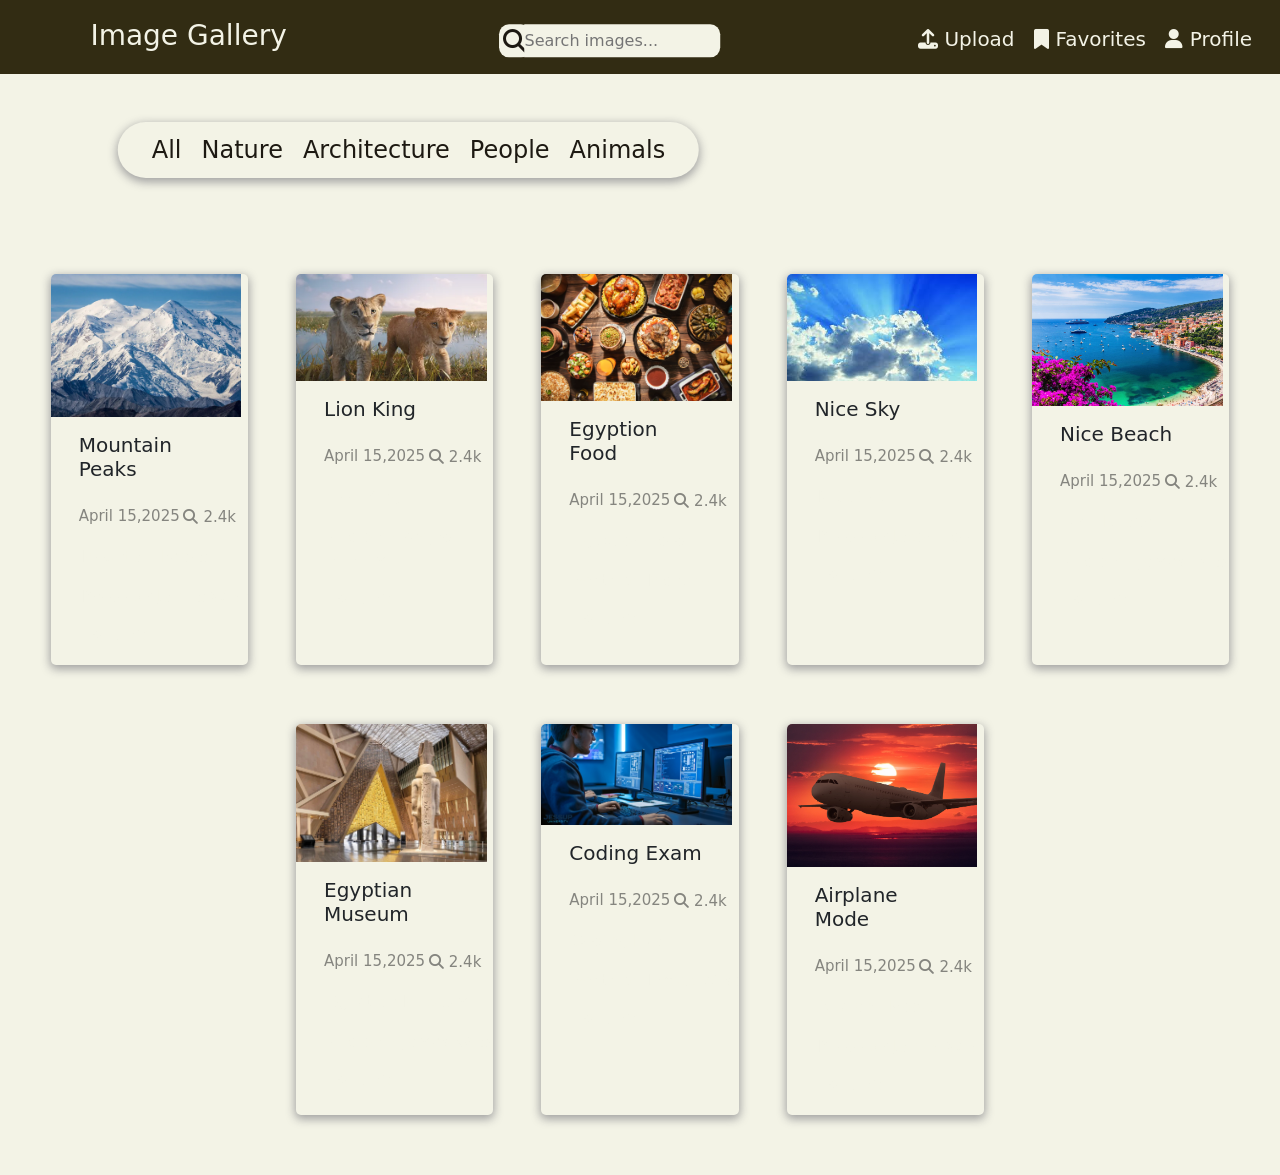
<file: index.html>
<!DOCTYPE html>
<html lang="en">
<head>
    <meta charset="UTF-8">
    <meta http-equiv="X-UA-Compatible" content="IE=edge">
    <meta name="viewport" content="width=device-width, initial-scale=1.0">
    <link rel="stylesheet" href="https://cdnjs.cloudflare.com/ajax/libs/font-awesome/6.5.0/css/all.min.css">
    <link rel="stylesheet" href="css/bootstrap.min.css">
    <link rel="stylesheet" href="css/style.css">
    <title>Image Gallery</title>
    
</head>
<body>
    <!-- Nav -->
    <div class="navigation container-fluid row p-3">
        <!-- Nav Header -->
        <div class="col-4 d-flex Header-title ">
            <h1>Image Gallery</h1>
        </div>
<!-- Nav Search and Search icon -->
        <div class=" Search col-4 d-flex justify-content-start justify-content-md-center  ">
            <div class="Header-Search-Icon col-lg-1 col-md-4 col-sm-3 col-3 me-md-1 " id="Header-Search-Icon">
                <i class="fa-solid fa-magnifying-glass"></i>
            </div>
                <input id="Header-Search" class=" col-sm-6 col-md-2 col-lg-6 col-3 me-md-5" type="text" placeholder="Search images...">
         </div>
<!-- Nav Buttons -->
        <div class="col-4 d-flex justify-content-end Header-LinK mt-2">
            <a href="">
                <div><i class="fa-solid fa-upload"></i></div>
                <div><span>Upload</span></div>
            </a>
            <a href="">
                <i class="fa-solid fa-bookmark"></i>
                <div><span>Favorites</span></div>
            </a>
            <a href="">
                <i class="fa-solid fa-user"></i>
                <div><span>Profile</span></div>
            </a>
        </div>
    </div>
    <!-- Categroy Buttons -->
    <div class="Category-Buttons m-5 row container rounded-pill">
        <button class="col-2 ms-4 ms-md-0 rounded-pill">
            <a href="file:///D:/Web%20course/Internship/ImageGallery/index.html">All</a></button>
        <button class="col-2 ms-3 ms-md-0 rounded-pill"> <a href="file:///D:/Web%20course/Internship/ImageGallery/nature.html">Nature</a></button>
        <button class="col-2 ms-3 ms-md-0 rounded-pill"> <a href="file:///D:/Web%20course/Internship/ImageGallery/architecture.html">Architecture</a></button>
        <button class="col-2 ms-3 ms-md-0 rounded-pill"> <a href="file:///D:/Web%20course/Internship/ImageGallery/people.html  ">People</a></button>
        <button class="col-2 ms-3 ms-md-0 rounded-pill"> <a href="file:///D:/Web%20course/Internship/ImageGallery/animals.html">Animals</a></button>
      </div>      

      <div class="Image-Gallery row  container-fluid justify-content-center p-5 gap-5">
        
        <div class="col-lg-2 col-md-4 col-ms-4 col-12 Image-Gallery-div ">
            <img src="images/1.png" alt="">
            <div class="p-3">
                <h5>Mountain Peaks</h3>
            </div>
            <div class="ps-3 d-flex justify-content-between">
                <span>April 15,2025</span>
                <div>
                    <i class="fa-solid fa-magnifying-glass"></i>
                    <span>2.4k</span>
                </div>
            </div>
            <div class="Image-Gallery-Shadow">
                
            </div>
            <div class="Image-Gallery-Center ps-4 pt-3">
                <p>Mountain Peaks</p>
                <p>Photo by James Wilson</p>
                <div class="Image-Gallery-Footer d-flex justify-content-start pb-3">
                    <a href="">
                        <i class="fa-solid fa-share-nodes"></i>
                    </a>
                    <a href="">
                        <i class="fa-solid fa-download"></i>
                    </a>
                    <a href="">
                        <i class="fa-regular fa-heart"></i>
                    </a>
                </div>
            </div>
        </div>
        <div class="col-lg-2 col-md-4 col-ms-4 col-12  Image-Gallery-div">
            <img src="images/2.png" alt="">
            <div class="p-3">
                <h5>Lion King</h3>
            </div>
            <div class="ps-3 d-flex justify-content-between">
                <span>April 15,2025</span>
                <div>
                    <i class="fa-solid fa-magnifying-glass"></i>
                    <span>2.4k</span>
                </div>
            </div>
            <div class="Image-Gallery-Shadow">
                
            </div>
            <div class="Image-Gallery-Center ps-4 pt-3">
                <p>Lion King</p>
                <p>Photo by Amjad Ibrahim</p>
                <div class="Image-Gallery-Footer d-flex justify-content-start pb-3">
                    <a href="">
                        <i class="fa-solid fa-share-nodes"></i>
                    </a>
                    <a href="">
                        <i class="fa-solid fa-download"></i>
                    </a>
                    <a href="">
                        <i class="fa-regular fa-heart"></i>
                    </a>
                </div>
            </div>
        </div>
        <div class="col-lg-2 col-md-4 col-ms-4 col-12  Image-Gallery-div">
            <img src="images/3.png" alt="">
            <div class="p-3">
                <h5>Egyption Food</h3>
            </div>
            <div class="ps-3 d-flex justify-content-between">
                <span>April 15,2025</span>
                <div>
                    <i class="fa-solid fa-magnifying-glass"></i>
                    <span>2.4k</span>
                </div>
            </div>
            <div class="Image-Gallery-Shadow">
                
            </div>
            <div class="Image-Gallery-Center ps-4 pt-3">
                <p>Egyption Food</p>
                <p>Photo by Mon3e4</p>
                <div class="Image-Gallery-Footer d-flex justify-content-start pb-3">
                    <a href="">
                        <i class="fa-solid fa-share-nodes"></i>
                    </a>
                    <a href="">
                        <i class="fa-solid fa-download"></i>
                    </a>
                    <a href="">
                        <i class="fa-regular fa-heart"></i>
                    </a>
                </div>
            </div>
        </div>
        <div class="col-lg-2 col-md-4 col-ms-4 col-12  Image-Gallery-div">
            <img src="images/4.png" alt="">
            <div class="p-3">
                <h5>Nice Sky</h3>
            </div>
            <div class="ps-3 d-flex justify-content-between">
                <span>April 15,2025</span>
                <div>
                    <i class="fa-solid fa-magnifying-glass"></i>
                    <span>2.4k</span>
                </div>
            </div>
            <div class="Image-Gallery-Shadow">
                
            </div>
            <div class="Image-Gallery-Center ps-4 pt-3">
                <p>Nice Sky</p>
                <p>Photo by Jason Fool</p>
                <div class="Image-Gallery-Footer d-flex justify-content-start pb-3">
                    <a href="">
                        <i class="fa-solid fa-share-nodes"></i>
                    </a>
                    <a href="">
                        <i class="fa-solid fa-download"></i>
                    </a>
                    <a href="">
                        <i class="fa-regular fa-heart"></i>
                    </a>
                </div>
            </div>
        </div>
        <div class="col-lg-2 col-md-4 col-ms-4 col-12  Image-Gallery-div">
            <img src="images/5.png" alt="">
            <div class="p-3">
                <h5>Nice Beach</h3>
            </div>
            <div class="ps-3 d-flex justify-content-between">
                <span>April 15,2025</span>
                <div>
                    <i class="fa-solid fa-magnifying-glass"></i>
                    <span>2.4k</span>
                </div>
            </div>
            <div class="Image-Gallery-Shadow">
                
            </div>
            <div class="Image-Gallery-Center ps-4 pt-3">
                <p>Nice Beach</p>
                <p>Photo by James Wilson</p>
                <div class="Image-Gallery-Footer d-flex justify-content-start pb-3">
                    <a href="">
                        <i class="fa-solid fa-share-nodes"></i>
                    </a>
                    <a href="">
                        <i class="fa-solid fa-download"></i>
                    </a>
                    <a href="">
                        <i class="fa-regular fa-heart"></i>
                    </a>
                </div>
            </div>
        </div>
        <div class="col-lg-2 col-md-4 col-ms-4 col-12  Image-Gallery-div">
            <img src="images/6.png" alt="">
            <div class="p-3">
                <h5>Egyptian Museum</h3>
            </div>
            <div class="ps-3 d-flex justify-content-between">
                <span>April 15,2025</span>
                <div>
                    <i class="fa-solid fa-magnifying-glass"></i>
                    <span>2.4k</span>
                </div>
            </div>
            <div class="Image-Gallery-Shadow">
                
            </div>
            <div class="Image-Gallery-Center ps-4 pt-3">
                <p>Egyptian Museum</p>
                <p>Photo by James Wilson</p>
                <div class="Image-Gallery-Footer d-flex justify-content-start pb-3">
                    <a href="">
                        <i class="fa-solid fa-share-nodes"></i>
                    </a>
                    <a href="">
                        <i class="fa-solid fa-download"></i>
                    </a>
                    <a href="">
                        <i class="fa-regular fa-heart"></i>
                    </a>
                </div>
            </div>
        </div>
        <div class="col-lg-2 col-md-4 col-ms-4 col-12  Image-Gallery-div">
            <img src="images/7.png" alt="">
            <div class="p-3">
                <h5>Coding Exam</h3>
            </div>
            <div class="ps-3 d-flex justify-content-between">
                <span>April 15,2025</span>
                <div>
                    <i class="fa-solid fa-magnifying-glass"></i>
                    <span>2.4k</span>
                </div>
            </div>
            <div class="Image-Gallery-Shadow">
                
            </div>
            <div class="Image-Gallery-Center ps-4 pt-3">
                <p>Coding Exam</p>
                <p>Photo by James Wilson</p>
                <div class="Image-Gallery-Footer d-flex justify-content-start pb-3">
                    <a href="">
                        <i class="fa-solid fa-share-nodes"></i>
                    </a>
                    <a href="">
                        <i class="fa-solid fa-download"></i>
                    </a>
                    <a href="">
                        <i class="fa-regular fa-heart"></i>
                    </a>
                </div>
            </div>
        </div>
        <div class="col-lg-2 col-md-4 col-ms-4 col-12  Image-Gallery-div">
            <img src="images/8.png" alt="">
            <div class="p-3">
                <h5>Airplane Mode</h3>
            </div>
            <div class="ps-3 d-flex justify-content-between">
                <span>April 15,2025</span>
                <div>
                    <i class="fa-solid fa-magnifying-glass"></i>
                    <span>2.4k</span>
                </div>
            </div>
            <div class="Image-Gallery-Shadow">
                
            </div>
            <div class="Image-Gallery-Center ps-4 pt-3">
                <p>Airplane Mode</p>
                <p>Photo by James Wilson</p>
                <div class="Image-Gallery-Footer d-flex justify-content-start pb-3">
                    <a href="">
                        <i class="fa-solid fa-share-nodes"></i>
                    </a>
                    <a href="">
                        <i class="fa-solid fa-download"></i>
                    </a>
                    <a href="">
                        <i class="fa-regular fa-heart"></i>
                    </a>
                </div>
            </div>
        </div>
      </div>


      

   
    <script src="script/bootstrap.min.js"></script>
    <script src="script/script.js"></script>
</body>
</html>
</file>
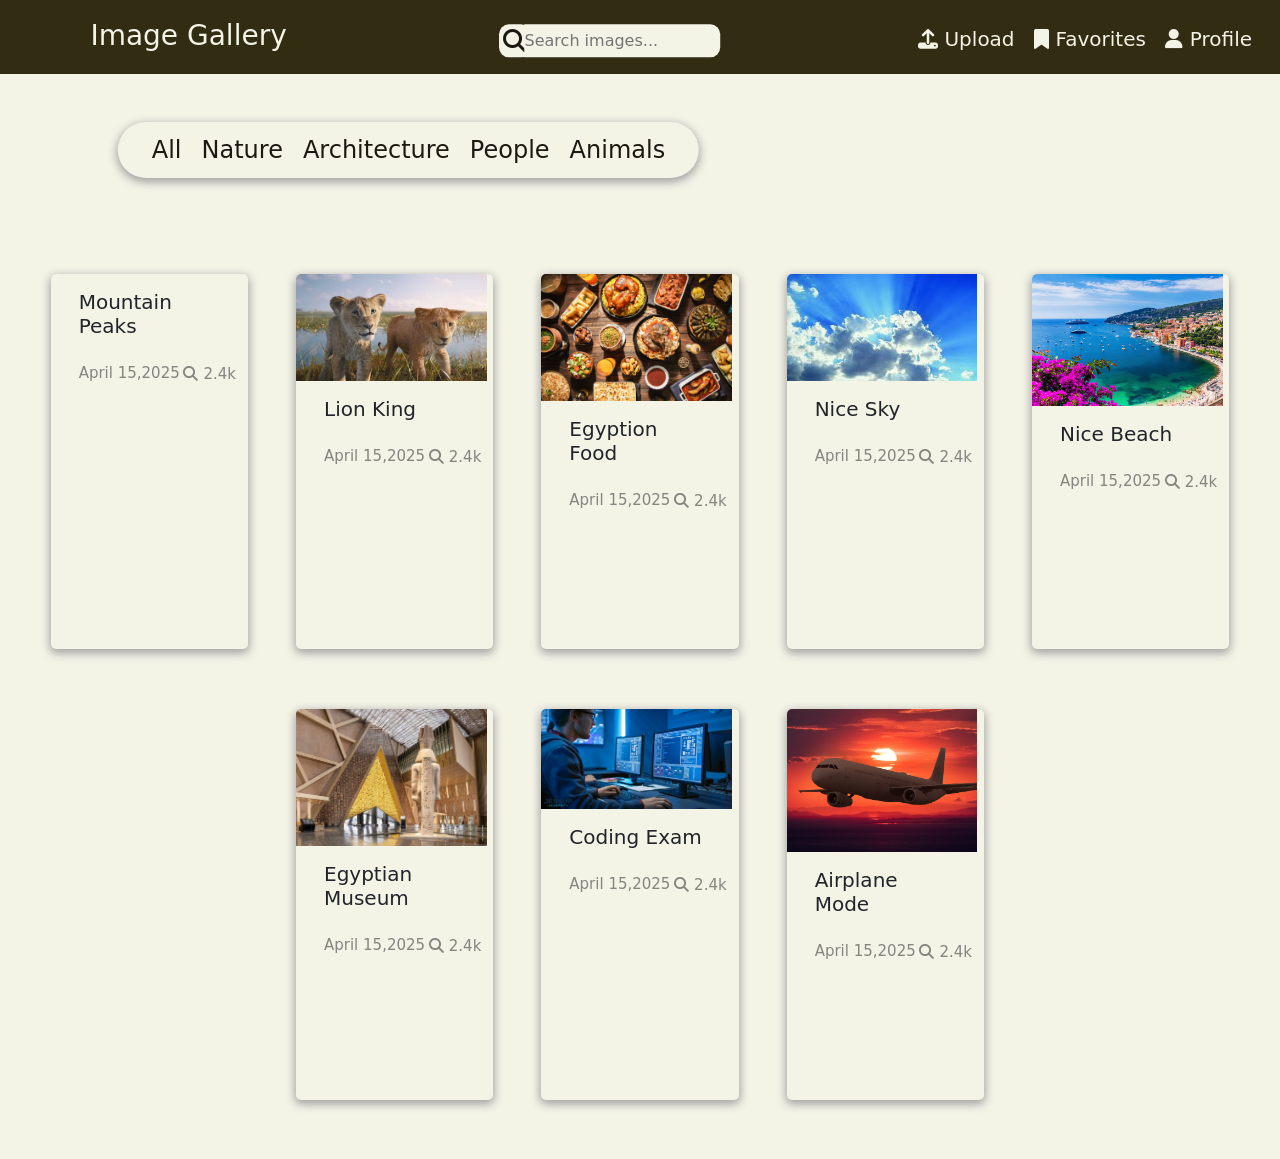
<file: animals.html>
<!DOCTYPE html>
<html lang="en">
<head>
    <meta charset="UTF-8">
    <meta http-equiv="X-UA-Compatible" content="IE=edge">
    <meta name="viewport" content="width=device-width, initial-scale=1.0">
    <link rel="stylesheet" href="https://cdnjs.cloudflare.com/ajax/libs/font-awesome/6.5.0/css/all.min.css">
    <link rel="stylesheet" href="css/bootstrap.min.css">
    <link rel="stylesheet" href="css/style.css">
    <title>Nature</title>
    
</head>
<body>
    <!-- Nav -->
    <div class="navigation container-fluid row p-3">
        <!-- Nav Header -->
        <div class="col-4 d-flex Header-title ">
            <h1>Image Gallery</h1>
        </div>
<!-- Nav Search and Search icon -->
        <div class=" Search col-4 d-flex justify-content-start justify-content-md-center  ">
            <div class="Header-Search-Icon col-lg-1 col-md-4 col-sm-3 col-3 me-md-1 " id="Header-Search-Icon">
                <i class="fa-solid fa-magnifying-glass"></i>
            </div>
                <input id="Header-Search" class=" col-sm-6 col-md-2 col-lg-6 col-3 me-md-5" type="text" placeholder="Search images...">
         </div>
<!-- Nav Buttons -->
        <div class="col-4 d-flex justify-content-end Header-LinK mt-2">
            <a href="">
                <div><i class="fa-solid fa-upload"></i></div>
                <div><span>Upload</span></div>
            </a>
            <a href="">
                <i class="fa-solid fa-bookmark"></i>
                <div><span>Favorites</span></div>
            </a>
            <a href="">
                <i class="fa-solid fa-user"></i>
                <div><span>Profile</span></div>
            </a>
        </div>
    </div>
    <!-- Categroy Buttons -->
    <div class="Category-Buttons m-5 row container rounded-pill">
        <button class="col-2 ms-4 ms-md-0 rounded-pill">
            <a href="file:///D:/Web%20course/Internship/ImageGallery/index.html">All</a></button>
        <button class="col-2 ms-3 ms-md-0 rounded-pill"> <a href="file:///D:/Web%20course/Internship/ImageGallery/nature.html">Nature</a></button>
        <button class="col-2 ms-3 ms-md-0 rounded-pill"> <a href="file:///D:/Web%20course/Internship/ImageGallery/architecture.html">Architecture</a></button>
        <button class="col-2 ms-3 ms-md-0 rounded-pill"> <a href="file:///D:/Web%20course/Internship/ImageGallery/people.html  ">People</a></button>
        <button class="col-2 ms-3 ms-md-0 rounded-pill"> <a href="file:///D:/Web%20course/Internship/ImageGallery/animals.html">Animals</a></button>
      </div>     

      <div class="Image-Gallery row  container-fluid justify-content-center p-5 gap-5">
        
        <div class="col-lg-2 col-md-4 col-ms-4 col-12 Image-Gallery-div ">
            <!-- <img src="images/1.png" alt=""> -->
            <div class="p-3">
                <h5>Mountain Peaks</h3>
            </div>
            <div class="ps-3 d-flex justify-content-between">
                <span>April 15,2025</span>
                <div>
                    <i class="fa-solid fa-magnifying-glass"></i>
                    <span>2.4k</span>
                </div>
            </div>
            <div class="Image-Gallery-Shadow">
                
            </div>
            <div class="Image-Gallery-Center ps-4 pt-3">
                <p>Mountain Peaks</p>
                <p>Photo by James Wilson</p>
                <div class="Image-Gallery-Footer d-flex justify-content-start pb-3">
                    <a href="">
                        <i class="fa-solid fa-share-nodes"></i>
                    </a>
                    <a href="">
                        <i class="fa-solid fa-download"></i>
                    </a>
                    <a href="">
                        <i class="fa-regular fa-heart"></i>
                    </a>
                </div>
            </div>
        </div>
        <div class="col-lg-2 col-md-4 col-ms-4 col-12  Image-Gallery-div">
            <img src="images/2.png" alt="">
            <div class="p-3">
                <h5>Lion King</h3>
            </div>
            <div class="ps-3 d-flex justify-content-between">
                <span>April 15,2025</span>
                <div>
                    <i class="fa-solid fa-magnifying-glass"></i>
                    <span>2.4k</span>
                </div>
            </div>
            <div class="Image-Gallery-Shadow">
                
            </div>
            <div class="Image-Gallery-Center ps-4 pt-3">
                <p>Lion King</p>
                <p>Photo by Amjad Ibrahim</p>
                <div class="Image-Gallery-Footer d-flex justify-content-start pb-3">
                    <a href="">
                        <i class="fa-solid fa-share-nodes"></i>
                    </a>
                    <a href="">
                        <i class="fa-solid fa-download"></i>
                    </a>
                    <a href="">
                        <i class="fa-regular fa-heart"></i>
                    </a>
                </div>
            </div>
        </div>
        <div class="col-lg-2 col-md-4 col-ms-4 col-12  Image-Gallery-div">
            <img src="images/3.png" alt="">
            <div class="p-3">
                <h5>Egyption Food</h3>
            </div>
            <div class="ps-3 d-flex justify-content-between">
                <span>April 15,2025</span>
                <div>
                    <i class="fa-solid fa-magnifying-glass"></i>
                    <span>2.4k</span>
                </div>
            </div>
            <div class="Image-Gallery-Shadow">
                
            </div>
            <div class="Image-Gallery-Center ps-4 pt-3">
                <p>Egyption Food</p>
                <p>Photo by Mon3e4</p>
                <div class="Image-Gallery-Footer d-flex justify-content-start pb-3">
                    <a href="">
                        <i class="fa-solid fa-share-nodes"></i>
                    </a>
                    <a href="">
                        <i class="fa-solid fa-download"></i>
                    </a>
                    <a href="">
                        <i class="fa-regular fa-heart"></i>
                    </a>
                </div>
            </div>
        </div>
        <div class="col-lg-2 col-md-4 col-ms-4 col-12  Image-Gallery-div">
            <img src="images/4.png" alt="">
            <div class="p-3">
                <h5>Nice Sky</h3>
            </div>
            <div class="ps-3 d-flex justify-content-between">
                <span>April 15,2025</span>
                <div>
                    <i class="fa-solid fa-magnifying-glass"></i>
                    <span>2.4k</span>
                </div>
            </div>
            <div class="Image-Gallery-Shadow">
                
            </div>
            <div class="Image-Gallery-Center ps-4 pt-3">
                <p>Nice Sky</p>
                <p>Photo by Jason Fool</p>
                <div class="Image-Gallery-Footer d-flex justify-content-start pb-3">
                    <a href="">
                        <i class="fa-solid fa-share-nodes"></i>
                    </a>
                    <a href="">
                        <i class="fa-solid fa-download"></i>
                    </a>
                    <a href="">
                        <i class="fa-regular fa-heart"></i>
                    </a>
                </div>
            </div>
        </div>
        <div class="col-lg-2 col-md-4 col-ms-4 col-12  Image-Gallery-div">
            <img src="images/5.png" alt="">
            <div class="p-3">
                <h5>Nice Beach</h3>
            </div>
            <div class="ps-3 d-flex justify-content-between">
                <span>April 15,2025</span>
                <div>
                    <i class="fa-solid fa-magnifying-glass"></i>
                    <span>2.4k</span>
                </div>
            </div>
            <div class="Image-Gallery-Shadow">
                
            </div>
            <div class="Image-Gallery-Center ps-4 pt-3">
                <p>Nice Beach</p>
                <p>Photo by James Wilson</p>
                <div class="Image-Gallery-Footer d-flex justify-content-start pb-3">
                    <a href="">
                        <i class="fa-solid fa-share-nodes"></i>
                    </a>
                    <a href="">
                        <i class="fa-solid fa-download"></i>
                    </a>
                    <a href="">
                        <i class="fa-regular fa-heart"></i>
                    </a>
                </div>
            </div>
        </div>
        <div class="col-lg-2 col-md-4 col-ms-4 col-12  Image-Gallery-div">
            <img src="images/6.png" alt="">
            <div class="p-3">
                <h5>Egyptian Museum</h3>
            </div>
            <div class="ps-3 d-flex justify-content-between">
                <span>April 15,2025</span>
                <div>
                    <i class="fa-solid fa-magnifying-glass"></i>
                    <span>2.4k</span>
                </div>
            </div>
            <div class="Image-Gallery-Shadow">
                
            </div>
            <div class="Image-Gallery-Center ps-4 pt-3">
                <p>Egyptian Museum</p>
                <p>Photo by James Wilson</p>
                <div class="Image-Gallery-Footer d-flex justify-content-start pb-3">
                    <a href="">
                        <i class="fa-solid fa-share-nodes"></i>
                    </a>
                    <a href="">
                        <i class="fa-solid fa-download"></i>
                    </a>
                    <a href="">
                        <i class="fa-regular fa-heart"></i>
                    </a>
                </div>
            </div>
        </div>
        <div class="col-lg-2 col-md-4 col-ms-4 col-12  Image-Gallery-div">
            <img src="images/7.png" alt="">
            <div class="p-3">
                <h5>Coding Exam</h3>
            </div>
            <div class="ps-3 d-flex justify-content-between">
                <span>April 15,2025</span>
                <div>
                    <i class="fa-solid fa-magnifying-glass"></i>
                    <span>2.4k</span>
                </div>
            </div>
            <div class="Image-Gallery-Shadow">
                
            </div>
            <div class="Image-Gallery-Center ps-4 pt-3">
                <p>Coding Exam</p>
                <p>Photo by James Wilson</p>
                <div class="Image-Gallery-Footer d-flex justify-content-start pb-3">
                    <a href="">
                        <i class="fa-solid fa-share-nodes"></i>
                    </a>
                    <a href="">
                        <i class="fa-solid fa-download"></i>
                    </a>
                    <a href="">
                        <i class="fa-regular fa-heart"></i>
                    </a>
                </div>
            </div>
        </div>
        <div class="col-lg-2 col-md-4 col-ms-4 col-12  Image-Gallery-div">
            <img src="images/8.png" alt="">
            <div class="p-3">
                <h5>Airplane Mode</h3>
            </div>
            <div class="ps-3 d-flex justify-content-between">
                <span>April 15,2025</span>
                <div>
                    <i class="fa-solid fa-magnifying-glass"></i>
                    <span>2.4k</span>
                </div>
            </div>
            <div class="Image-Gallery-Shadow">
                
            </div>
            <div class="Image-Gallery-Center ps-4 pt-3">
                <p>Airplane Mode</p>
                <p>Photo by James Wilson</p>
                <div class="Image-Gallery-Footer d-flex justify-content-start pb-3">
                    <a href="">
                        <i class="fa-solid fa-share-nodes"></i>
                    </a>
                    <a href="">
                        <i class="fa-solid fa-download"></i>
                    </a>
                    <a href="">
                        <i class="fa-regular fa-heart"></i>
                    </a>
                </div>
            </div>
        </div>
      </div>


      

   
    <script src="script/bootstrap.min.js"></script>
    <script src="script/script.js"></script>
</body>
</html>
</file>
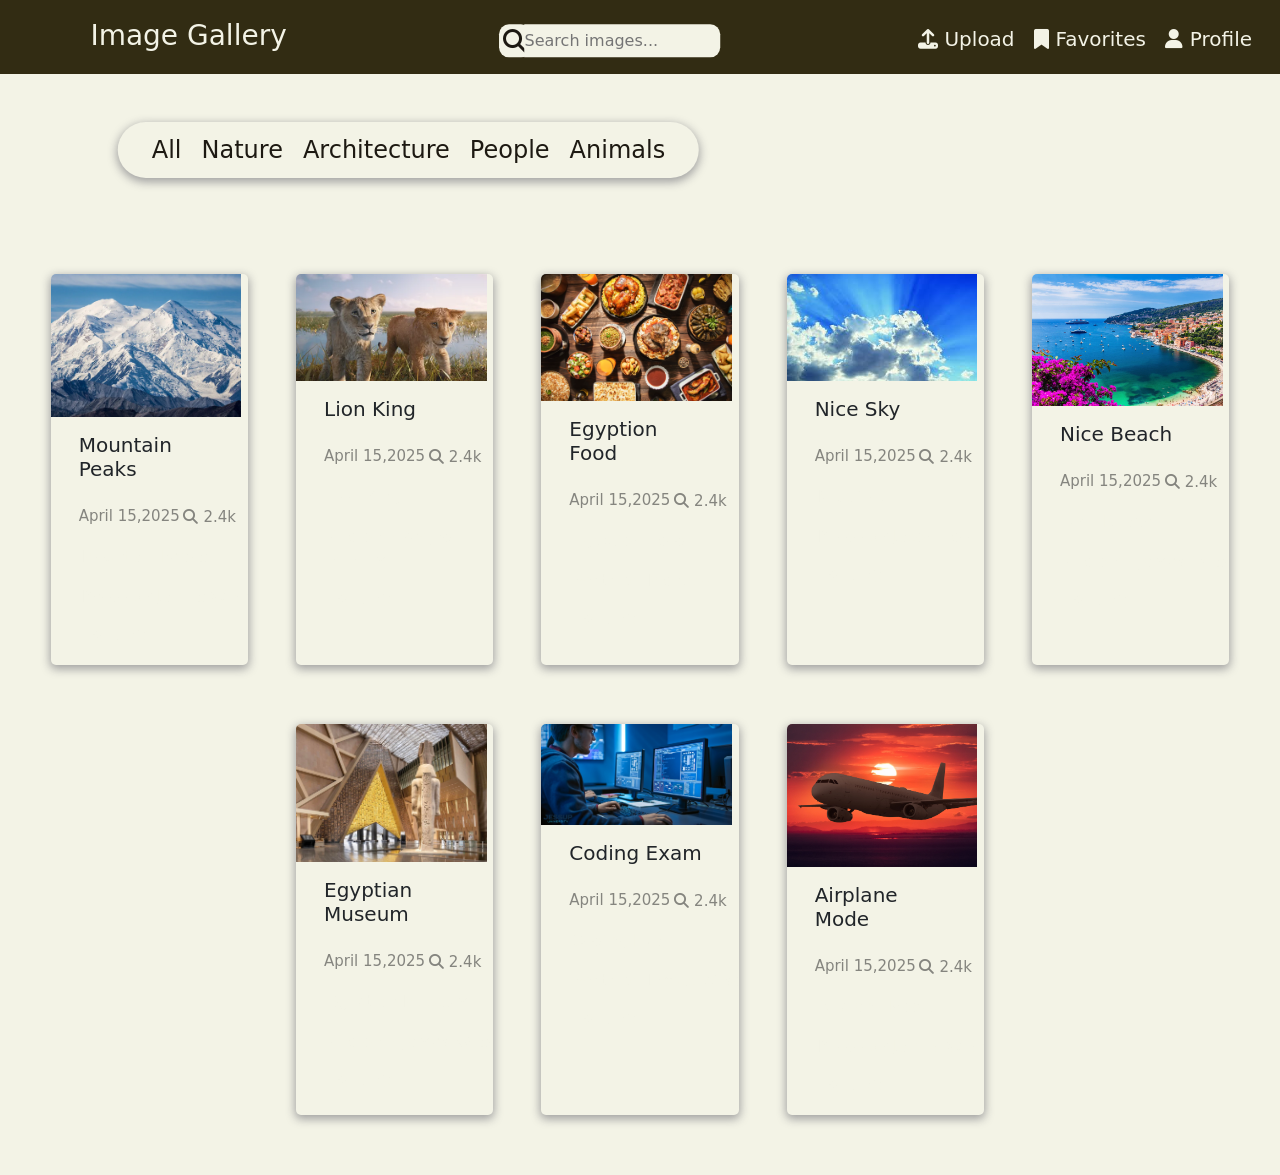
<file: architecture.html>
<!DOCTYPE html>
<html lang="en">
<head>
    <meta charset="UTF-8">
    <meta http-equiv="X-UA-Compatible" content="IE=edge">
    <meta name="viewport" content="width=device-width, initial-scale=1.0">
    <link rel="stylesheet" href="https://cdnjs.cloudflare.com/ajax/libs/font-awesome/6.5.0/css/all.min.css">
    <link rel="stylesheet" href="css/bootstrap.min.css">
    <link rel="stylesheet" href="css/style.css">
    <title>Image Gallery</title>
    
</head>
<body>
    <!-- Nav -->
    <div class="navigation container-fluid row p-3">
        <!-- Nav Header -->
        <div class="col-4 d-flex Header-title ">
            <h1>Image Gallery</h1>
        </div>
<!-- Nav Search and Search icon -->
        <div class=" Search col-4 d-flex justify-content-start justify-content-md-center  ">
            <div class="Header-Search-Icon col-lg-1 col-md-4 col-sm-3 col-3 me-md-1 " id="Header-Search-Icon">
                <i class="fa-solid fa-magnifying-glass"></i>
            </div>
                <input id="Header-Search" class=" col-sm-6 col-md-2 col-lg-6 col-3 me-md-5" type="text" placeholder="Search images...">
         </div>
<!-- Nav Buttons -->
        <div class="col-4 d-flex justify-content-end Header-LinK mt-2">
            <a href="">
                <div><i class="fa-solid fa-upload"></i></div>
                <div><span>Upload</span></div>
            </a>
            <a href="">
                <i class="fa-solid fa-bookmark"></i>
                <div><span>Favorites</span></div>
            </a>
            <a href="">
                <i class="fa-solid fa-user"></i>
                <div><span>Profile</span></div>
            </a>
        </div>
    </div>
    <!-- Categroy Buttons -->
    <div class="Category-Buttons m-5 row container rounded-pill">
        <button class="col-2 ms-4 ms-md-0 rounded-pill">
            <a href="file:///D:/Web%20course/Internship/ImageGallery/index.html">All</a></button>
        <button class="col-2 ms-3 ms-md-0 rounded-pill"> <a href="file:///D:/Web%20course/Internship/ImageGallery/nature.html">Nature</a></button>
        <button class="col-2 ms-3 ms-md-0 rounded-pill"> <a href="file:///D:/Web%20course/Internship/ImageGallery/architecture.html">Architecture</a></button>
        <button class="col-2 ms-3 ms-md-0 rounded-pill"> <a href="file:///D:/Web%20course/Internship/ImageGallery/people.html  ">People</a></button>
        <button class="col-2 ms-3 ms-md-0 rounded-pill"> <a href="file:///D:/Web%20course/Internship/ImageGallery/animals.html">Animals</a></button>
      </div>          

      <div class="Image-Gallery row  container-fluid justify-content-center p-5 gap-5">
        
        <div class="col-lg-2 col-md-4 col-ms-4 col-12 Image-Gallery-div ">
            <img src="images/1.png" alt="">
            <div class="p-3">
                <h5>Mountain Peaks</h3>
            </div>
            <div class="ps-3 d-flex justify-content-between">
                <span>April 15,2025</span>
                <div>
                    <i class="fa-solid fa-magnifying-glass"></i>
                    <span>2.4k</span>
                </div>
            </div>
            <div class="Image-Gallery-Shadow">
                
            </div>
            <div class="Image-Gallery-Center ps-4 pt-3">
                <p>Mountain Peaks</p>
                <p>Photo by James Wilson</p>
                <div class="Image-Gallery-Footer d-flex justify-content-start pb-3">
                    <a href="">
                        <i class="fa-solid fa-share-nodes"></i>
                    </a>
                    <a href="">
                        <i class="fa-solid fa-download"></i>
                    </a>
                    <a href="">
                        <i class="fa-regular fa-heart"></i>
                    </a>
                </div>
            </div>
        </div>
        <div class="col-lg-2 col-md-4 col-ms-4 col-12  Image-Gallery-div">
            <img src="images/2.png" alt="">
            <div class="p-3">
                <h5>Lion King</h3>
            </div>
            <div class="ps-3 d-flex justify-content-between">
                <span>April 15,2025</span>
                <div>
                    <i class="fa-solid fa-magnifying-glass"></i>
                    <span>2.4k</span>
                </div>
            </div>
            <div class="Image-Gallery-Shadow">
                
            </div>
            <div class="Image-Gallery-Center ps-4 pt-3">
                <p>Lion King</p>
                <p>Photo by Amjad Ibrahim</p>
                <div class="Image-Gallery-Footer d-flex justify-content-start pb-3">
                    <a href="">
                        <i class="fa-solid fa-share-nodes"></i>
                    </a>
                    <a href="">
                        <i class="fa-solid fa-download"></i>
                    </a>
                    <a href="">
                        <i class="fa-regular fa-heart"></i>
                    </a>
                </div>
            </div>
        </div>
        <div class="col-lg-2 col-md-4 col-ms-4 col-12  Image-Gallery-div">
            <img src="images/3.png" alt="">
            <div class="p-3">
                <h5>Egyption Food</h3>
            </div>
            <div class="ps-3 d-flex justify-content-between">
                <span>April 15,2025</span>
                <div>
                    <i class="fa-solid fa-magnifying-glass"></i>
                    <span>2.4k</span>
                </div>
            </div>
            <div class="Image-Gallery-Shadow">
                
            </div>
            <div class="Image-Gallery-Center ps-4 pt-3">
                <p>Egyption Food</p>
                <p>Photo by Mon3e4</p>
                <div class="Image-Gallery-Footer d-flex justify-content-start pb-3">
                    <a href="">
                        <i class="fa-solid fa-share-nodes"></i>
                    </a>
                    <a href="">
                        <i class="fa-solid fa-download"></i>
                    </a>
                    <a href="">
                        <i class="fa-regular fa-heart"></i>
                    </a>
                </div>
            </div>
        </div>
        <div class="col-lg-2 col-md-4 col-ms-4 col-12  Image-Gallery-div">
            <img src="images/4.png" alt="">
            <div class="p-3">
                <h5>Nice Sky</h3>
            </div>
            <div class="ps-3 d-flex justify-content-between">
                <span>April 15,2025</span>
                <div>
                    <i class="fa-solid fa-magnifying-glass"></i>
                    <span>2.4k</span>
                </div>
            </div>
            <div class="Image-Gallery-Shadow">
                
            </div>
            <div class="Image-Gallery-Center ps-4 pt-3">
                <p>Nice Sky</p>
                <p>Photo by Jason Fool</p>
                <div class="Image-Gallery-Footer d-flex justify-content-start pb-3">
                    <a href="">
                        <i class="fa-solid fa-share-nodes"></i>
                    </a>
                    <a href="">
                        <i class="fa-solid fa-download"></i>
                    </a>
                    <a href="">
                        <i class="fa-regular fa-heart"></i>
                    </a>
                </div>
            </div>
        </div>
        <div class="col-lg-2 col-md-4 col-ms-4 col-12  Image-Gallery-div">
            <img src="images/5.png" alt="">
            <div class="p-3">
                <h5>Nice Beach</h3>
            </div>
            <div class="ps-3 d-flex justify-content-between">
                <span>April 15,2025</span>
                <div>
                    <i class="fa-solid fa-magnifying-glass"></i>
                    <span>2.4k</span>
                </div>
            </div>
            <div class="Image-Gallery-Shadow">
                
            </div>
            <div class="Image-Gallery-Center ps-4 pt-3">
                <p>Nice Beach</p>
                <p>Photo by James Wilson</p>
                <div class="Image-Gallery-Footer d-flex justify-content-start pb-3">
                    <a href="">
                        <i class="fa-solid fa-share-nodes"></i>
                    </a>
                    <a href="">
                        <i class="fa-solid fa-download"></i>
                    </a>
                    <a href="">
                        <i class="fa-regular fa-heart"></i>
                    </a>
                </div>
            </div>
        </div>
        <div class="col-lg-2 col-md-4 col-ms-4 col-12  Image-Gallery-div">
            <img src="images/6.png" alt="">
            <div class="p-3">
                <h5>Egyptian Museum</h3>
            </div>
            <div class="ps-3 d-flex justify-content-between">
                <span>April 15,2025</span>
                <div>
                    <i class="fa-solid fa-magnifying-glass"></i>
                    <span>2.4k</span>
                </div>
            </div>
            <div class="Image-Gallery-Shadow">
                
            </div>
            <div class="Image-Gallery-Center ps-4 pt-3">
                <p>Egyptian Museum</p>
                <p>Photo by James Wilson</p>
                <div class="Image-Gallery-Footer d-flex justify-content-start pb-3">
                    <a href="">
                        <i class="fa-solid fa-share-nodes"></i>
                    </a>
                    <a href="">
                        <i class="fa-solid fa-download"></i>
                    </a>
                    <a href="">
                        <i class="fa-regular fa-heart"></i>
                    </a>
                </div>
            </div>
        </div>
        <div class="col-lg-2 col-md-4 col-ms-4 col-12  Image-Gallery-div">
            <img src="images/7.png" alt="">
            <div class="p-3">
                <h5>Coding Exam</h3>
            </div>
            <div class="ps-3 d-flex justify-content-between">
                <span>April 15,2025</span>
                <div>
                    <i class="fa-solid fa-magnifying-glass"></i>
                    <span>2.4k</span>
                </div>
            </div>
            <div class="Image-Gallery-Shadow">
                
            </div>
            <div class="Image-Gallery-Center ps-4 pt-3">
                <p>Coding Exam</p>
                <p>Photo by James Wilson</p>
                <div class="Image-Gallery-Footer d-flex justify-content-start pb-3">
                    <a href="">
                        <i class="fa-solid fa-share-nodes"></i>
                    </a>
                    <a href="">
                        <i class="fa-solid fa-download"></i>
                    </a>
                    <a href="">
                        <i class="fa-regular fa-heart"></i>
                    </a>
                </div>
            </div>
        </div>
        <div class="col-lg-2 col-md-4 col-ms-4 col-12  Image-Gallery-div">
            <img src="images/8.png" alt="">
            <div class="p-3">
                <h5>Airplane Mode</h3>
            </div>
            <div class="ps-3 d-flex justify-content-between">
                <span>April 15,2025</span>
                <div>
                    <i class="fa-solid fa-magnifying-glass"></i>
                    <span>2.4k</span>
                </div>
            </div>
            <div class="Image-Gallery-Shadow">
                
            </div>
            <div class="Image-Gallery-Center ps-4 pt-3">
                <p>Airplane Mode</p>
                <p>Photo by James Wilson</p>
                <div class="Image-Gallery-Footer d-flex justify-content-start pb-3">
                    <a href="">
                        <i class="fa-solid fa-share-nodes"></i>
                    </a>
                    <a href="">
                        <i class="fa-solid fa-download"></i>
                    </a>
                    <a href="">
                        <i class="fa-regular fa-heart"></i>
                    </a>
                </div>
            </div>
        </div>
      </div>


      

   
    <script src="script/bootstrap.min.js"></script>
    <script src="script/script.js"></script>
</body>
</html>
</file>
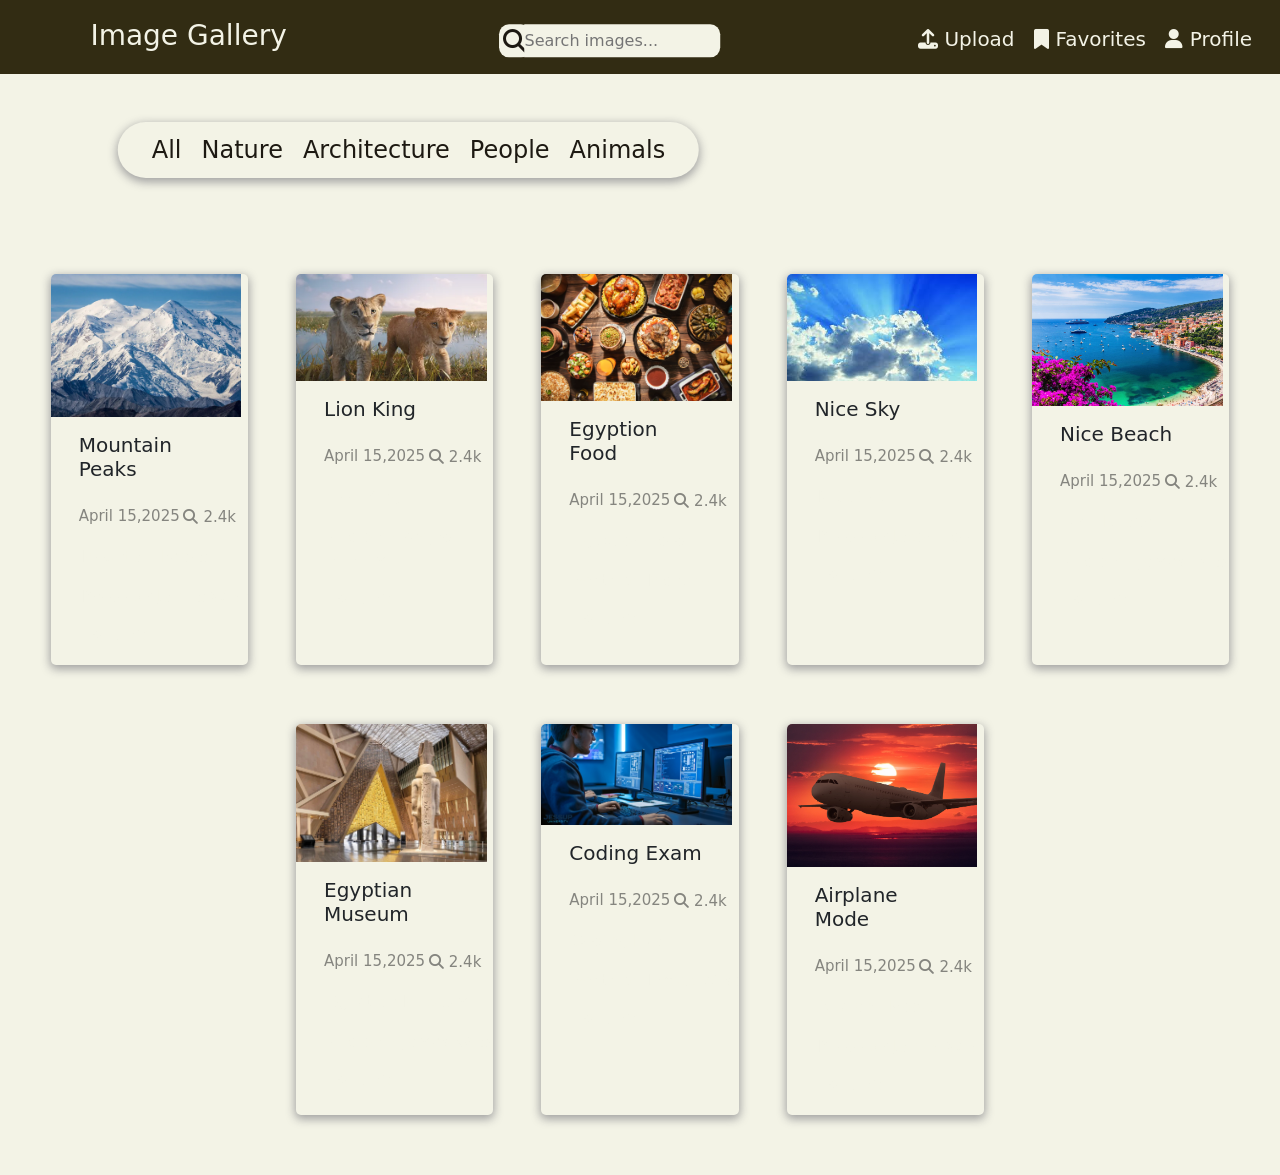
<file: people.html>
<!DOCTYPE html>
<html lang="en">
<head>
    <meta charset="UTF-8">
    <meta http-equiv="X-UA-Compatible" content="IE=edge">
    <meta name="viewport" content="width=device-width, initial-scale=1.0">
    <link rel="stylesheet" href="https://cdnjs.cloudflare.com/ajax/libs/font-awesome/6.5.0/css/all.min.css">
    <link rel="stylesheet" href="css/bootstrap.min.css">
    <link rel="stylesheet" href="css/style.css">
    <title>Image Gallery</title>
    
</head>
<body>
    <!-- Nav -->
    <div class="navigation container-fluid row p-3">
        <!-- Nav Header -->
        <div class="col-4 d-flex Header-title ">
            <h1>Image Gallery</h1>
        </div>
<!-- Nav Search and Search icon -->
        <div class=" Search col-4 d-flex justify-content-start justify-content-md-center  ">
            <div class="Header-Search-Icon col-lg-1 col-md-4 col-sm-3 col-3 me-md-1 " id="Header-Search-Icon">
                <i class="fa-solid fa-magnifying-glass"></i>
            </div>
                <input id="Header-Search" class=" col-sm-6 col-md-2 col-lg-6 col-3 me-md-5" type="text" placeholder="Search images...">
         </div>
<!-- Nav Buttons -->
        <div class="col-4 d-flex justify-content-end Header-LinK mt-2">
            <a href="">
                <div><i class="fa-solid fa-upload"></i></div>
                <div><span>Upload</span></div>
            </a>
            <a href="">
                <i class="fa-solid fa-bookmark"></i>
                <div><span>Favorites</span></div>
            </a>
            <a href="">
                <i class="fa-solid fa-user"></i>
                <div><span>Profile</span></div>
            </a>
        </div>
    </div>
    <!-- Categroy Buttons -->
    <div class="Category-Buttons m-5 row container rounded-pill">
        <button class="col-2 ms-4 ms-md-0 rounded-pill">
            <a href="file:///D:/Web%20course/Internship/ImageGallery/index.html">All</a></button>
        <button class="col-2 ms-3 ms-md-0 rounded-pill"> <a href="file:///D:/Web%20course/Internship/ImageGallery/nature.html">Nature</a></button>
        <button class="col-2 ms-3 ms-md-0 rounded-pill"> <a href="file:///D:/Web%20course/Internship/ImageGallery/architecture.html">Architecture</a></button>
        <button class="col-2 ms-3 ms-md-0 rounded-pill"> <a href="file:///D:/Web%20course/Internship/ImageGallery/people.html  ">People</a></button>
        <button class="col-2 ms-3 ms-md-0 rounded-pill"> <a href="file:///D:/Web%20course/Internship/ImageGallery/animals.html">Animals</a></button>
      </div>        

      <div class="Image-Gallery row  container-fluid justify-content-center p-5 gap-5">
        
        <div class="col-lg-2 col-md-4 col-ms-4 col-12 Image-Gallery-div ">
            <img src="images/1.png" alt="">
            <div class="p-3">
                <h5>Mountain Peaks</h3>
            </div>
            <div class="ps-3 d-flex justify-content-between">
                <span>April 15,2025</span>
                <div>
                    <i class="fa-solid fa-magnifying-glass"></i>
                    <span>2.4k</span>
                </div>
            </div>
            <div class="Image-Gallery-Shadow">
                
            </div>
            <div class="Image-Gallery-Center ps-4 pt-3">
                <p>Mountain Peaks</p>
                <p>Photo by James Wilson</p>
                <div class="Image-Gallery-Footer d-flex justify-content-start pb-3">
                    <a href="">
                        <i class="fa-solid fa-share-nodes"></i>
                    </a>
                    <a href="">
                        <i class="fa-solid fa-download"></i>
                    </a>
                    <a href="">
                        <i class="fa-regular fa-heart"></i>
                    </a>
                </div>
            </div>
        </div>
        <div class="col-lg-2 col-md-4 col-ms-4 col-12  Image-Gallery-div">
            <img src="images/2.png" alt="">
            <div class="p-3">
                <h5>Lion King</h3>
            </div>
            <div class="ps-3 d-flex justify-content-between">
                <span>April 15,2025</span>
                <div>
                    <i class="fa-solid fa-magnifying-glass"></i>
                    <span>2.4k</span>
                </div>
            </div>
            <div class="Image-Gallery-Shadow">
                
            </div>
            <div class="Image-Gallery-Center ps-4 pt-3">
                <p>Lion King</p>
                <p>Photo by Amjad Ibrahim</p>
                <div class="Image-Gallery-Footer d-flex justify-content-start pb-3">
                    <a href="">
                        <i class="fa-solid fa-share-nodes"></i>
                    </a>
                    <a href="">
                        <i class="fa-solid fa-download"></i>
                    </a>
                    <a href="">
                        <i class="fa-regular fa-heart"></i>
                    </a>
                </div>
            </div>
        </div>
        <div class="col-lg-2 col-md-4 col-ms-4 col-12  Image-Gallery-div">
            <img src="images/3.png" alt="">
            <div class="p-3">
                <h5>Egyption Food</h3>
            </div>
            <div class="ps-3 d-flex justify-content-between">
                <span>April 15,2025</span>
                <div>
                    <i class="fa-solid fa-magnifying-glass"></i>
                    <span>2.4k</span>
                </div>
            </div>
            <div class="Image-Gallery-Shadow">
                
            </div>
            <div class="Image-Gallery-Center ps-4 pt-3">
                <p>Egyption Food</p>
                <p>Photo by Mon3e4</p>
                <div class="Image-Gallery-Footer d-flex justify-content-start pb-3">
                    <a href="">
                        <i class="fa-solid fa-share-nodes"></i>
                    </a>
                    <a href="">
                        <i class="fa-solid fa-download"></i>
                    </a>
                    <a href="">
                        <i class="fa-regular fa-heart"></i>
                    </a>
                </div>
            </div>
        </div>
        <div class="col-lg-2 col-md-4 col-ms-4 col-12  Image-Gallery-div">
            <img src="images/4.png" alt="">
            <div class="p-3">
                <h5>Nice Sky</h3>
            </div>
            <div class="ps-3 d-flex justify-content-between">
                <span>April 15,2025</span>
                <div>
                    <i class="fa-solid fa-magnifying-glass"></i>
                    <span>2.4k</span>
                </div>
            </div>
            <div class="Image-Gallery-Shadow">
                
            </div>
            <div class="Image-Gallery-Center ps-4 pt-3">
                <p>Nice Sky</p>
                <p>Photo by Jason Fool</p>
                <div class="Image-Gallery-Footer d-flex justify-content-start pb-3">
                    <a href="">
                        <i class="fa-solid fa-share-nodes"></i>
                    </a>
                    <a href="">
                        <i class="fa-solid fa-download"></i>
                    </a>
                    <a href="">
                        <i class="fa-regular fa-heart"></i>
                    </a>
                </div>
            </div>
        </div>
        <div class="col-lg-2 col-md-4 col-ms-4 col-12  Image-Gallery-div">
            <img src="images/5.png" alt="">
            <div class="p-3">
                <h5>Nice Beach</h3>
            </div>
            <div class="ps-3 d-flex justify-content-between">
                <span>April 15,2025</span>
                <div>
                    <i class="fa-solid fa-magnifying-glass"></i>
                    <span>2.4k</span>
                </div>
            </div>
            <div class="Image-Gallery-Shadow">
                
            </div>
            <div class="Image-Gallery-Center ps-4 pt-3">
                <p>Nice Beach</p>
                <p>Photo by James Wilson</p>
                <div class="Image-Gallery-Footer d-flex justify-content-start pb-3">
                    <a href="">
                        <i class="fa-solid fa-share-nodes"></i>
                    </a>
                    <a href="">
                        <i class="fa-solid fa-download"></i>
                    </a>
                    <a href="">
                        <i class="fa-regular fa-heart"></i>
                    </a>
                </div>
            </div>
        </div>
        <div class="col-lg-2 col-md-4 col-ms-4 col-12  Image-Gallery-div">
            <img src="images/6.png" alt="">
            <div class="p-3">
                <h5>Egyptian Museum</h3>
            </div>
            <div class="ps-3 d-flex justify-content-between">
                <span>April 15,2025</span>
                <div>
                    <i class="fa-solid fa-magnifying-glass"></i>
                    <span>2.4k</span>
                </div>
            </div>
            <div class="Image-Gallery-Shadow">
                
            </div>
            <div class="Image-Gallery-Center ps-4 pt-3">
                <p>Egyptian Museum</p>
                <p>Photo by James Wilson</p>
                <div class="Image-Gallery-Footer d-flex justify-content-start pb-3">
                    <a href="">
                        <i class="fa-solid fa-share-nodes"></i>
                    </a>
                    <a href="">
                        <i class="fa-solid fa-download"></i>
                    </a>
                    <a href="">
                        <i class="fa-regular fa-heart"></i>
                    </a>
                </div>
            </div>
        </div>
        <div class="col-lg-2 col-md-4 col-ms-4 col-12  Image-Gallery-div">
            <img src="images/7.png" alt="">
            <div class="p-3">
                <h5>Coding Exam</h3>
            </div>
            <div class="ps-3 d-flex justify-content-between">
                <span>April 15,2025</span>
                <div>
                    <i class="fa-solid fa-magnifying-glass"></i>
                    <span>2.4k</span>
                </div>
            </div>
            <div class="Image-Gallery-Shadow">
                
            </div>
            <div class="Image-Gallery-Center ps-4 pt-3">
                <p>Coding Exam</p>
                <p>Photo by James Wilson</p>
                <div class="Image-Gallery-Footer d-flex justify-content-start pb-3">
                    <a href="">
                        <i class="fa-solid fa-share-nodes"></i>
                    </a>
                    <a href="">
                        <i class="fa-solid fa-download"></i>
                    </a>
                    <a href="">
                        <i class="fa-regular fa-heart"></i>
                    </a>
                </div>
            </div>
        </div>
        <div class="col-lg-2 col-md-4 col-ms-4 col-12  Image-Gallery-div">
            <img src="images/8.png" alt="">
            <div class="p-3">
                <h5>Airplane Mode</h3>
            </div>
            <div class="ps-3 d-flex justify-content-between">
                <span>April 15,2025</span>
                <div>
                    <i class="fa-solid fa-magnifying-glass"></i>
                    <span>2.4k</span>
                </div>
            </div>
            <div class="Image-Gallery-Shadow">
                
            </div>
            <div class="Image-Gallery-Center ps-4 pt-3">
                <p>Airplane Mode</p>
                <p>Photo by James Wilson</p>
                <div class="Image-Gallery-Footer d-flex justify-content-start pb-3">
                    <a href="">
                        <i class="fa-solid fa-share-nodes"></i>
                    </a>
                    <a href="">
                        <i class="fa-solid fa-download"></i>
                    </a>
                    <a href="">
                        <i class="fa-regular fa-heart"></i>
                    </a>
                </div>
            </div>
        </div>
      </div>


      

   
    <script src="script/bootstrap.min.js"></script>
    <script src="script/script.js"></script>
</body>
</html>
</file>
<file: css/style.css>
*{
    box-sizing: border-box;
    margin: 0;
    padding: 0;
}
:root{
    --white-color: #F3F3E6;
    --black-color: #1D1912;
    --opened-color: #EECD5C;
    --closed-color: #322c13;
}
.container-fluid{
    padding: 0;
    margin: 0;
}
body{
    background-color: var(--white-color)
}
a{
    text-decoration: none;
    color: var(--white-color);
}
a:hover{
    color: var(--opened-color);
}
/* Nav */
.navigation{
    background-color: var(--closed-color);
    color: var(--white-color);
}
.navigation div{
    display: inline-block;
}
.Header-title{
    transform: translate(15%,8%);
}
.Header-title h1{
    font-size: 28px;
}
/* Nav input search */
input[type="text"]{
    border: none;
    border-top-right-radius: 10px;
    border-bottom-right-radius: 10px;
    height: 80%;
    background-color: var(--white-color);
    color: var(--black-color);
    transform: translate(-6%,25%);
}
input[type="text"]:focus{
    outline: none;
}
/* Search Icon */
.Header-Search-Icon:hover{
    cursor: text;
}
.Header-Search-Icon{
    transform: translate(-3%,25%);
    /* width: fit-content; */
    padding-left: 1%;
    font-size: 24px;
    background-color: var(--white-color);
    color: var(--black-color);
    border: none;
    border-radius: 10px;
    height: 80%;
}
/* Nav Link */
.Header-LinK a::after{
    content: "";
    position: absolute;
    bottom: 0;
    left: 0;
    width: 0;
    height: 2px;
    background-color: var(--opened-color);
    transition: .5s;
}
.Header-LinK a:hover::after{
    width: 100%;
}
.Header-LinK a{
    width: fit-content;
    margin-left: 5%;
    font-size: 20px;
    position: relative;
}
/* Category Buttons */
.Category-Buttons{
    background-color: var(--white-color);
    width: fit-content;
    box-shadow: 0px 3px 10px 1px rgb(160, 160, 160);
    transform:translateX(12%);
    overflow: hidden;
}
.Category-Buttons button:hover{
    background-color:#e9e9e191;
    
}
.Category-Buttons button:focus{
    background-color: var(--opened-color);
    color: var(--black-color);
}
.Category-Buttons button{
    
    padding: 10px;
    width:fit-content;
    font-size: 24px;
    margin-left: 2%;
    background-color:transparent;
    border: none;
    transition: .3s;
}
.Category-Buttons button a{
    color: var(--black-color);
}


/* Image Gallery div */
.Image-Gallery-div{
    border-radius: 5px;
    box-shadow: 0px 3px 10px 1px rgb(160, 160, 160);
    overflow: hidden;
    position: relative;
    transition: .5s;
    margin-right: 0;
    margin-bottom: 1%;
}
.Image-Gallery img{
    width: 110%;
    margin-left:-12px;
}
.Image-Gallery-div:hover{
    transform: scale(1.04);
}

.Image-Gallery-div:hover .Image-Gallery-Shadow{
    box-shadow: 1px 1px 80px 30px rgb(0, 0, 0);
}
.Image-Gallery-div:hover .Image-Gallery-Center,
.Image-Gallery-div:hover .Image-Gallery-Center i{
    color:var(--black-color)
}

.Image-Gallery-div span,
.Image-Gallery-div i{
    color:#32313191;
    font-size: 15px;
}
/* Image Gallery Shadow */
.Image-Gallery-Shadow{
    position: absolute;
    z-index: 5;
    bottom: 0;
    left: 0;
    width: 120%;
    transition: .5s;
}
/* Image Gallery Center */
.Image-Gallery-Center {
    width: 120%;
    margin-left: -3%;
    
}
.Image-Gallery-Center,
.Image-Gallery-Center i{
    color:var(--white-color);
    transition: .5s;
}
/* Image Gallery Footer */
.Image-Gallery-Footer a{
    margin-left: 4%;
    /* color:var(--black-color) */
}
.Image-Gallery-Footer i{
transform: .5s;
}
.Image-Gallery-Footer i:focus{
    color:rgb(255, 255, 0)
}
</file>
